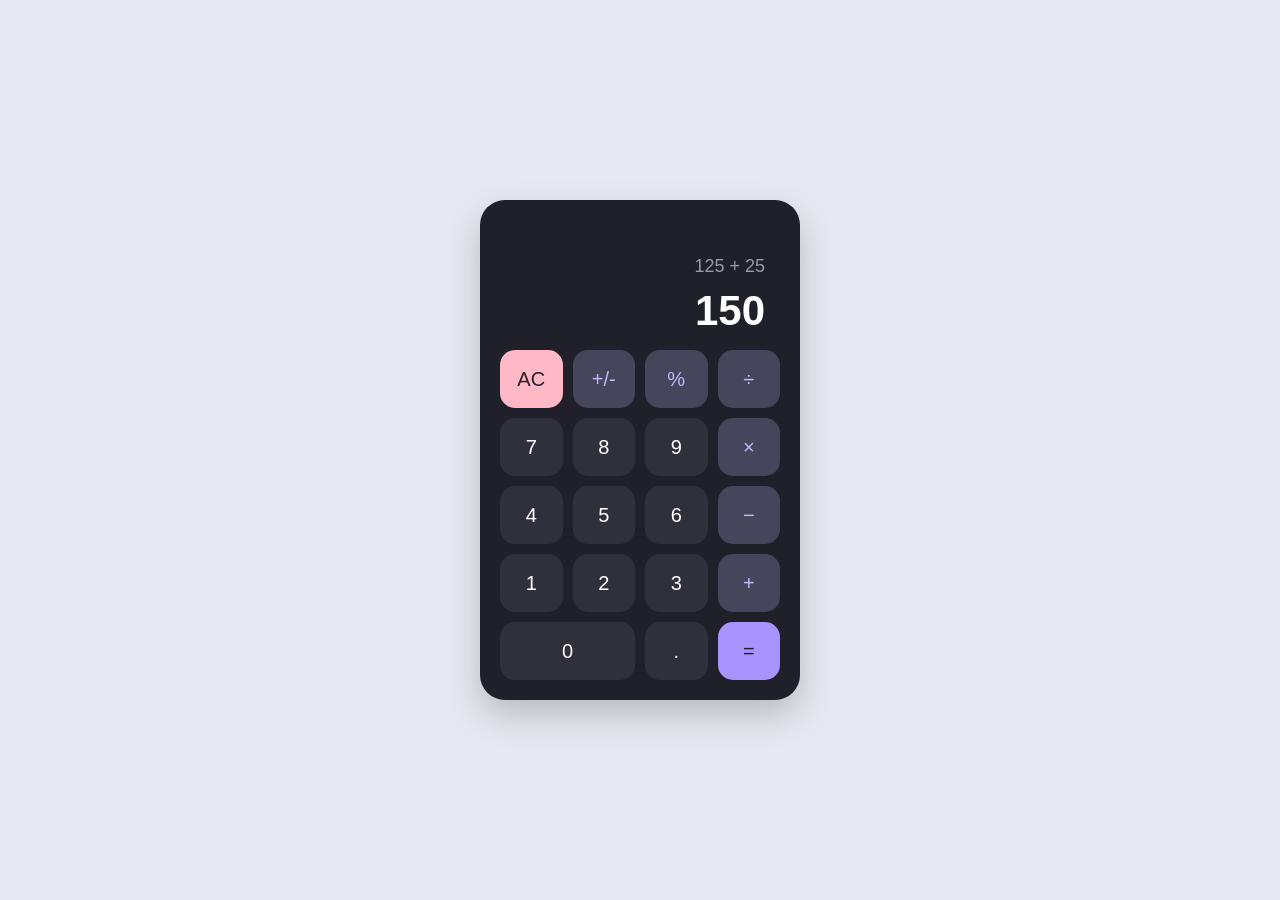
<file: HTML & CSS/CSS/02.calculator/index.html>
<!DOCTYPE html>
<html lang="en">
<head>
    <meta charset="UTF-8">
    <meta name="viewport" content="width=device-width, initial-scale=1.0">
    <title>Calculator</title>
    <link rel="stylesheet" href="style.css">
</head>
<body>

    <div class="calculator">

        <div class="display">
            <div class="previous">125 + 25</div>
            <div class="current">150</div>
        </div>

        <div class="buttons">
            <button class="clear">AC</button>
            <button class="operator">+/-</button>
            <button class="operator">%</button>
            <button class="operator">÷</button>

            <button>7</button>
            <button>8</button>
            <button>9</button>
            <button class="operator">×</button>

            <button>4</button>
            <button>5</button>
            <button>6</button>
            <button class="operator">−</button>

            <button>1</button>
            <button>2</button>
            <button>3</button>
            <button class="operator">+</button>

            <button class="zero">0</button>
            <button>.</button>
            <button class="equal">=</button>
        </div>

    </div>

</body>
</html>
</file>
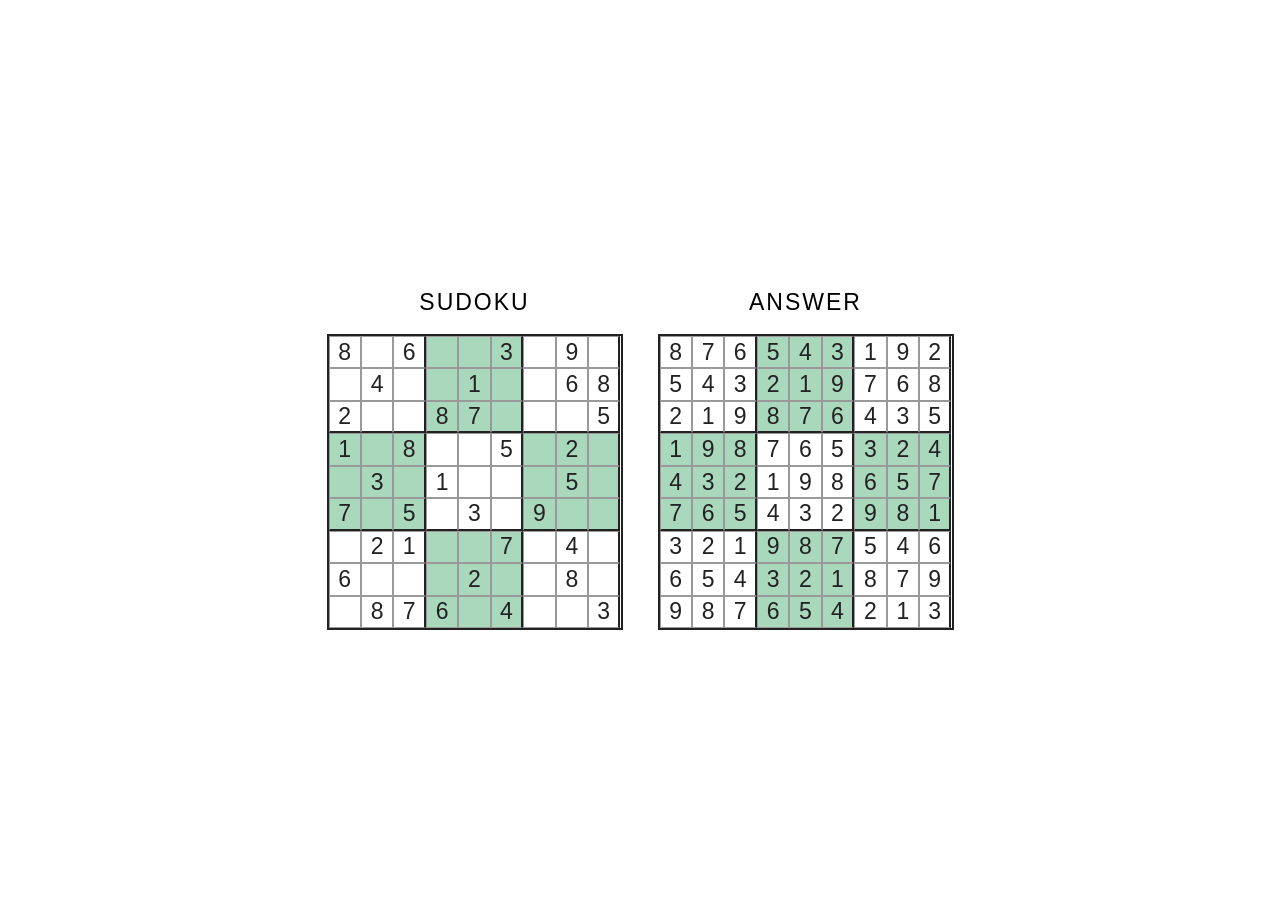
<file: HTML & CSS/CSS/03.sudoku/index.html>
<!DOCTYPE html>
<html lang="en">
<head>
    <meta charset="UTF-8">
    <meta name="viewport" content="width=device-width, initial-scale=1.0">
    <title>Sudoku</title>
    <link rel="stylesheet" href="style.css">
</head>
<body>

    <div class="container">

        <div class="sudoku-section">
            <h2>SUDOKU</h2>

            <div class="board sudoku">
                <span>8</span><span></span><span>6</span><span></span><span></span><span>3</span><span></span><span>9</span><span></span>
                <span></span><span>4</span><span></span><span></span><span>1</span><span></span><span></span><span>6</span><span>8</span>
                <span>2</span><span></span><span></span><span>8</span><span>7</span><span></span><span></span><span></span><span>5</span>

                <span>1</span><span></span><span>8</span><span></span><span></span><span>5</span><span></span><span>2</span><span></span>
                <span></span><span>3</span><span></span><span>1</span><span></span><span></span><span></span><span>5</span><span></span>
                <span>7</span><span></span><span>5</span><span></span><span>3</span><span></span><span>9</span><span></span><span></span>

                <span></span><span>2</span><span>1</span><span></span><span></span><span>7</span><span></span><span>4</span><span></span>
                <span>6</span><span></span><span></span><span></span><span>2</span><span></span><span></span><span>8</span><span></span>
                <span></span><span>8</span><span>7</span><span>6</span><span></span><span>4</span><span></span><span></span><span>3</span>
            </div>
        </div>

        <div class="sudoku-section">
            <h2>ANSWER</h2>

            <div class="board answer">
                <span>8</span><span>7</span><span>6</span><span>5</span><span>4</span><span>3</span><span>1</span><span>9</span><span>2</span>
                <span>5</span><span>4</span><span>3</span><span>2</span><span>1</span><span>9</span><span>7</span><span>6</span><span>8</span>
                <span>2</span><span>1</span><span>9</span><span>8</span><span>7</span><span>6</span><span>4</span><span>3</span><span>5</span>

                <span>1</span><span>9</span><span>8</span><span>7</span><span>6</span><span>5</span><span>3</span><span>2</span><span>4</span>
                <span>4</span><span>3</span><span>2</span><span>1</span><span>9</span><span>8</span><span>6</span><span>5</span><span>7</span>
                <span>7</span><span>6</span><span>5</span><span>4</span><span>3</span><span>2</span><span>9</span><span>8</span><span>1</span>

                <span>3</span><span>2</span><span>1</span><span>9</span><span>8</span><span>7</span><span>5</span><span>4</span><span>6</span>
                <span>6</span><span>5</span><span>4</span><span>3</span><span>2</span><span>1</span><span>8</span><span>7</span><span>9</span>
                <span>9</span><span>8</span><span>7</span><span>6</span><span>5</span><span>4</span><span>2</span><span>1</span><span>3</span>
            </div>
        </div>

    </div>

</body>
</html>
</file>
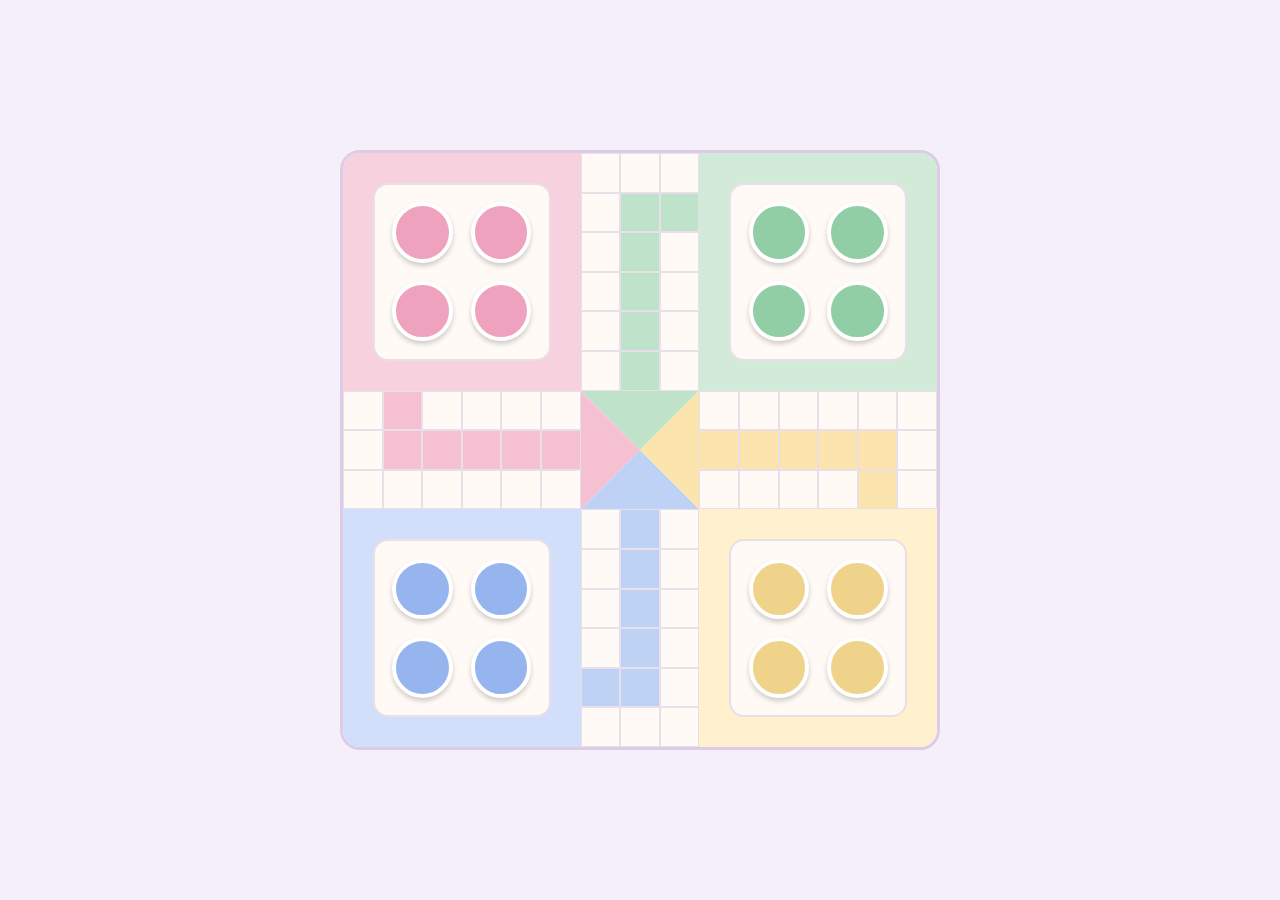
<file: HTML & CSS/CSS/04.ludo/index.html>
<!DOCTYPE html>
<html lang="en">
<head>
    <meta charset="UTF-8">
    <meta name="viewport" content="width=device-width, initial-scale=1.0">
    <title>Document</title>
    <style>
        * {
            margin: 0;
            padding: 0;
            box-sizing: border-box;
        }

        body {
            min-height: 100vh;
            display: flex;
            justify-content: center;
            align-items: center;
            background: #F5EFFA;
        }

        .board {
            width: 600px;
            height: 600px;
            background: #FFFCF7;
            border: 3px solid #DCCCE8;
            border-radius: 20px;
            overflow: hidden;
        }

        .first {
            width: 100%;
            height: 40%;
            display: flex;
        }

        .red {
            width: 40%;
            height: 100%;
            background: #F8D1DE;
            display: flex;
            justify-content: center;
            align-items: center;
        }

        .token-container {
            width: 75%;
            height: 75%;
            background: #fffaf5;
            border: 2px solid #e8dfe9;
            border-radius: 15px;
            display: flex;
            flex-wrap: wrap;
            justify-content: space-evenly;
            align-content: space-evenly;
        }

        .token {
            width: 35%;
            height: 35%;
            border-radius: 50%;
            border: 4px solid white;
            box-shadow: 0 3px 5px #00000030;
        }

        .pink-token {
            background: #EFA2BD;
        }

        .blue-token{
            background: #96B5EE;
        }

        .green-token{
            background: #91CDA5;
        }

        .yellow-token{
            background: #F0D38A;
        }

        .space {
            width: 20%;
            height: 100%;
            display: flex;
            background: #fffaf5;
        }

        .column {
            width: 33.333%;
            height: 100%;
            display: flex;
            flex-direction: column;
        }

        .square {
            width: 100%;
            height: 16.6667%;
            border: 1px solid #e8dfe9;
            background: #fffaf5;
        }



        .green {
            width: 40%;
            height: 100%;
            background: #D2EAD8;
            display: flex;
            justify-content: center;
            align-items: center;
        }

        .second {
            width: 100%;
            height: 20%;
            display: flex;
        }
        .left-space {
            width: 40%;
            height: 100%;
            display: flex;
        }

        .left-space .row {
            width: 33.333%;
            height: 100%;
            display: flex;
            flex-direction: column;
        }

        .left-space  .square {
            width: 100%;
            height: 100%;
            border: 1px solid #e8dfe9;
            background: #fffaf5;
        }

        .left-space .square.PINK {
            background: #F5C0D2;
        }
        .center {
            width: 20%;
            height: 100%;
            position: relative  ;

        }

        .triangle {
            width: 100%;
            height: 100%;
            position: absolute ;
        }

        .Pink {
            background: #F5C0D2;
            clip-path: polygon(0 0, 0 100%, 50% 50%);
        }

        .Green {
            background: #BFE2CA;
            clip-path: polygon(0 0, 100% 0, 50% 50%);
        }

        .Blue {
            background: #BED2F5;
            clip-path: polygon(0 100%, 100% 100%, 50% 50%);
        }

        .Yellow {
            background: #FBE5AD;
            clip-path: polygon(100% 0, 100% 100%, 50% 50%);
        }

        .right-space {
            width: 40%;
            height: 100%;
            display: flex;
        }

        .right-space .row {
            width: 33.333%;
            height: 100%;
            display: flex;
            flex-direction: column;
        }

        .right-space .square {
            width: 100%;
            height: 100%;
            border: 1px solid #e8dfe9;
            background: #fffaf5;
        }

        .right-space .square.YELLOW {
            background: #FBE5AD;
        }

        .third {
            width: 100%;
            height: 40%;
            display: flex;
        }

        .blue {
            width: 40%;
            height: 100%;
            background: #D2DFFA;
            display: flex;
            justify-content: center;
            align-items: center;
        }

        .yellow{
            width: 40%;
            height: 100%;
            background: #FFF0CE;
            display: flex;
            justify-content: center;
            align-items: center;
        }

        .PINK{
            background: #F5C0D2;
        }

        .GREEN{
            background: #BFE2CA;
        }

        .BLUE{
            background: #BED2F5;
        }

        .YELLOW{
            background: #FBE5AD; 
        }
    </style>
</head>
<body>
    <div class="board">

    <div class="first">
        <div class="red">
            <div class="token-container">
                <div class="token pink-token"></div>
                <div class="token pink-token"></div>
                <div class="token pink-token"></div>
                <div class="token pink-token"></div>
            </div>
        </div>
        <div class="space">
            <div class="column"> 
                <div class="square"></div> 
                <div class="square"></div> 
                <div class="square"></div> 
                <div class="square"></div> 
                <div class="square"></div> 
                <div class="square"></div> 
            </div>
             <div class="column"> 
                <div class="square"></div> 
                <div class="square GREEN"></div> 
                <div class="square GREEN"></div> 
                <div class="square GREEN"></div> 
                <div class="square GREEN"></div> 
                <div class="square GREEN"></div> 
            </div>
             <div class="column"> 
                <div class="square"></div> 
                <div class="square GREEN"></div> 
                <div class="square"></div> 
                <div class="square"></div> 
                <div class="square"></div> 
                <div class="square"></div> 
            </div>
        </div>
        <div class="green">
            <div class="token-container">
                <div class="token green-token"></div>
                <div class="token green-token"></div>
                <div class="token green-token"></div>
                <div class="token green-token"></div>
            </div>
        </div>
    </div>

    <div class="second">

        <div class="left-space">
            <div class="row">
                <div class="square"></div>
                <div class="square"></div>
                <div class="square"></div>
            </div>

            <div class="row">
                <div class="square PINK"></div>
                <div class="square PINK"></div>
                <div class="square"></div>
            </div>

            <div class="row">
                <div class="square"></div>
                <div class="square PINK"></div>
                <div class="square"></div>
            </div>

            <div class="row">
                <div class="square"></div>
                <div class="square PINK"></div>
                <div class="square"></div>
            </div>

            <div class="row">
                <div class="square"></div>
                <div class="square PINK"></div>
                <div class="square"></div>
            </div>

            <div class="row">
                <div class="square"></div>
                <div class="square PINK"></div>
                <div class="square"></div>
            </div>
        </div>

        <div class="center">
            <div class="triangle Pink"></div>
            <div class="triangle Green"></div>
            <div class="triangle Blue"></div>
            <div class="triangle Yellow"></div>
        </div>

        <div class="right-space">
                <div class="row">
                <div class="square"></div>
                <div class="square YELLOW"></div>
                <div class="square"></div>
            </div>

            <div class="row">
                <div class="square"></div>
                <div class="square YELLOW"></div>
                <div class="square"></div>
            </div>

            <div class="row">
                <div class="square"></div>
                <div class="square YELLOW"></div>
                <div class="square"></div>
            </div>

            <div class="row">
                <div class="square"></div>
                <div class="square YELLOW"></div>
                <div class="square"></div>
            </div>

            <div class="row">
                <div class="square"></div>
                <div class="square YELLOW"></div>
                <div class="square YELLOW"></div>
            </div>

            <div class="row">
                <div class="square"></div>
                <div class="square "></div>
                <div class="square"></div>
            </div>
        </div>

    </div>


    <div class="third">
        <div class="blue">
            <div class="token-container">
                <div class="token blue-token"></div>
                <div class="token blue-token"></div>
                <div class="token blue-token"></div>
                <div class="token blue-token"></div>
            </div>  
        </div>
        <div class="space">
             <div class="column"> 
                <div class="square"></div> 
                <div class="square"></div> 
                <div class="square"></div> 
                <div class="square"></div> 
                <div class="square BLUE"></div> 
                <div class="square"></div> 
            </div>
             <div class="column"> 
                <div class="square BLUE"></div> 
                <div class="square BLUE"></div> 
                <div class="square BLUE"></div> 
                <div class="square BLUE"></div> 
                <div class="square BLUE"></div> 
                <div class="square"></div> 
            </div>
             <div class="column"> 
                <div class="square"></div> 
                <div class="square"></div> 
                <div class="square"></div> 
                <div class="square"></div> 
                <div class="square"></div> 
                <div class="square"></div> 
            </div>
        </div>
        <div class="yellow">
            <div class="token-container">
                <div class="token yellow-token"></div>
                <div class="token yellow-token"></div>
                <div class="token yellow-token"></div>
                <div class="token yellow-token"></div>
            </div>  
        </div>
    </div>

</div>
</body>
</html>
</file>
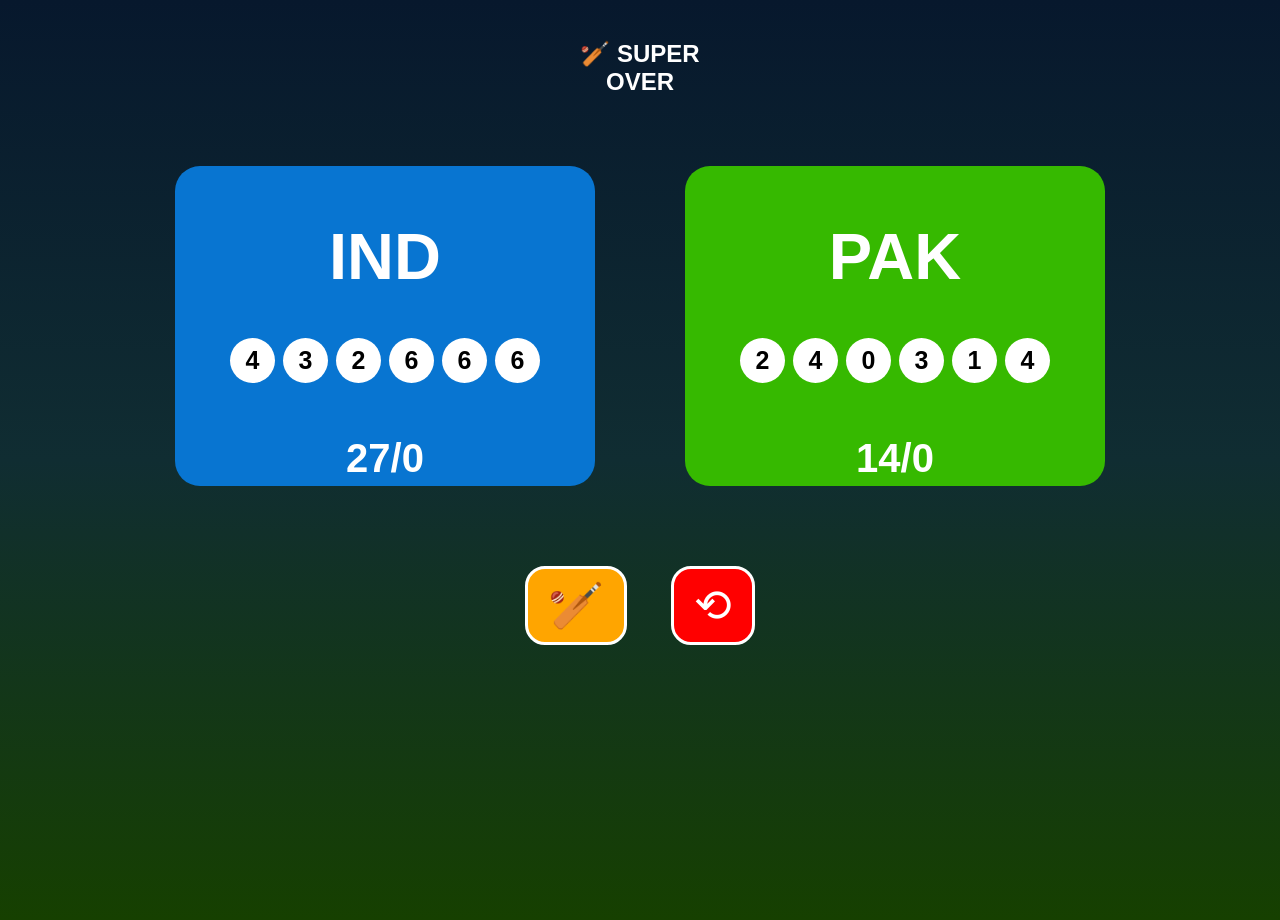
<file: HTML & CSS/CSS/05.superover/index.html>
<!DOCTYPE html>
<html>
<head>
    <title>Super Over</title>
    <link rel="stylesheet" href="style.css">
</head>
<body>

    <h2>🏏 SUPER<br> OVER</h2>

    <div class="main">
        <div class="box ind">
            <h1>IND</h1>
            <div class="num">
                <span>4</span><span>3</span><span>2</span><span>6</span><span>6</span><span>6</span>
            </div>
            <h2>27/0</h2>
        </div>

        <div class="box pak">
            <h1>PAK</h1>
            <div class="num">
                <span>2</span><span>4</span><span>0</span><span>3</span><span>1</span><span>4</span>
            </div>
            <h2>14/0</h2>
        </div>
    </div>

    <div class="btn">
        <button>🏏</button>
        <button>⟲</button>
    </div>

</body>
</html>
</file>
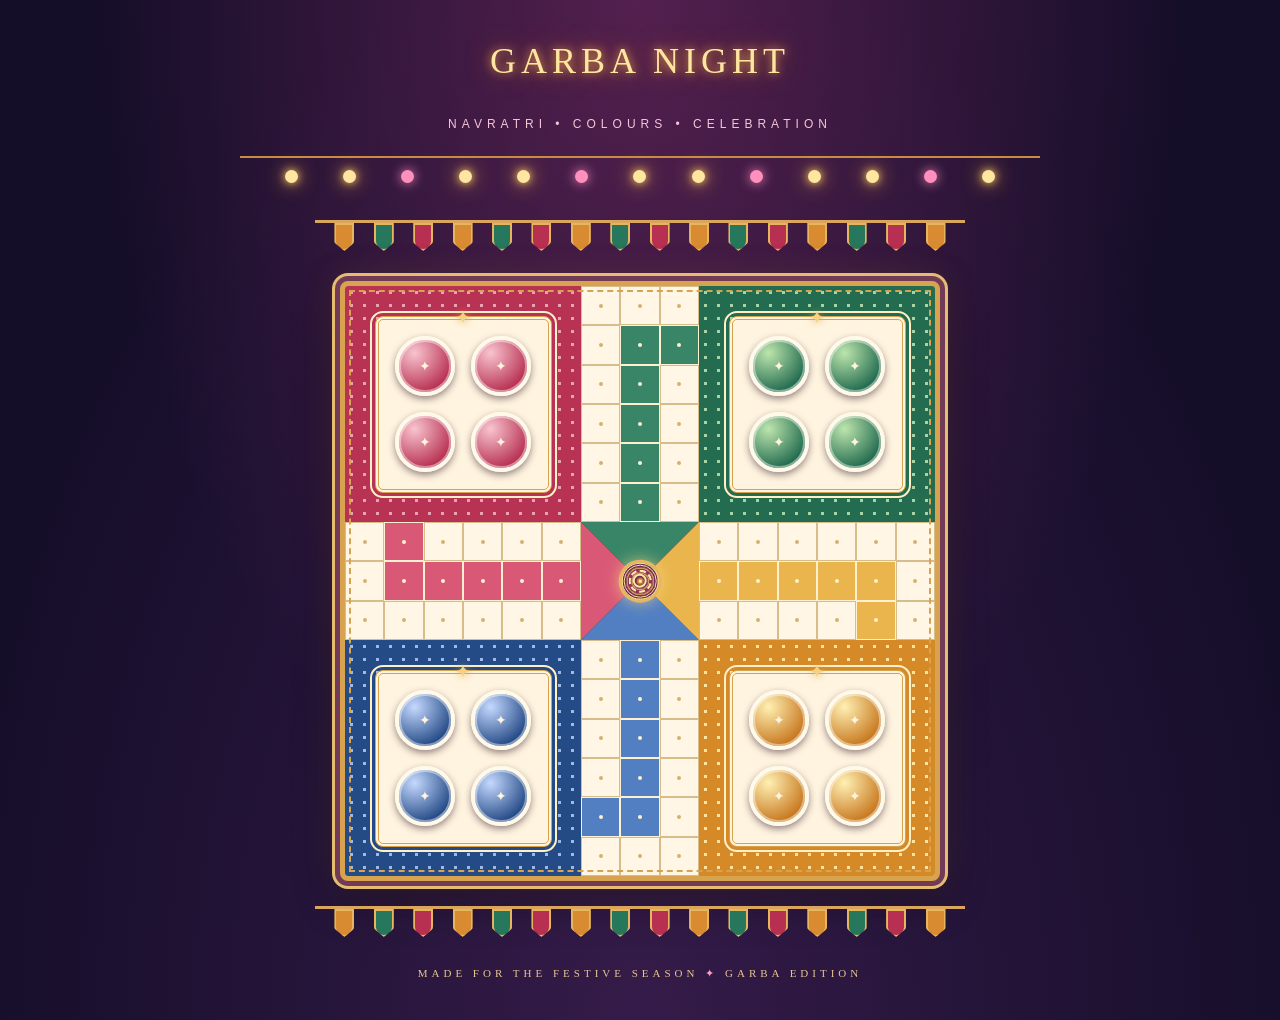
<file: HTML & CSS/CSS/04.ludo/(navarati) index.html>
<!DOCTYPE html>
<html lang="en">
<head>
    <meta charset="UTF-8">
    <meta name="viewport" content="width=device-width, initial-scale=1.0">
    <title>Garba Night Ludo</title>

    <style>
        * {
            margin: 0;
            padding: 0;
            box-sizing: border-box;
        }

        body {
            min-height: 100vh;
            padding: 40px 15px;
            display: flex;
            flex-direction: column;
            justify-content: center;
            align-items: center;
            gap: 25px;
            overflow-x: hidden;
            background:
                radial-gradient(ellipse at top, #54204f 0%, transparent 60%),
                radial-gradient(ellipse at bottom, #351b49 0%, #150e29 75%);
            font-family: Georgia, serif;
        }

        .lights {
            width: 100%;
            max-width: 800px;
            display: flex;
            justify-content: space-evenly;
            position: relative;
            padding: 12px 0;
            border-top: 2px solid #c98a43;
        }

        .light {
            width: 13px;
            height: 13px;
            border-radius: 50%;
            background: #ffe6a0;
            box-shadow:
                0 0 8px #ffd166,
                0 0 20px #ffb347;
            animation: glow 1.5s infinite alternate;
        }

        .light:nth-child(2n) {
            animation-delay: 0.5s;
        }

        .light:nth-child(3n) {
            background: #ff8fbd;
            box-shadow: 0 0 12px #ff8fbd;
            animation-delay: 0.8s;
        }

        @keyframes glow {
            from {
                opacity: 0.55;
                transform: scale(0.85);
            }

            to {
                opacity: 1;
                transform: scale(1.15);
            }
        }


        .heading {
            color: #ffe6a0;
            text-align: center;
            font-size: 36px;
            letter-spacing: 5px;
            text-transform: uppercase;
            text-shadow:
                0 0 10px #e9a44b,
                0 0 25px #b65b28;
        }

        .subtitle {
            color: #f5c5d8;
            text-align: center;
            font-family: Arial, sans-serif;
            font-size: 12px;
            letter-spacing: 5px;
            margin-top: 10px;
        }


        .toran {
            width: 100%;
            max-width: 650px;
            height: 36px;
            display: flex;
            justify-content: space-evenly;
            align-items: flex-start;
            border-top: 3px solid #dba65b;
            position: relative;
        }

        .toran span {
            width: 20px;
            height: 28px;
            background: #27775d;
            border: 2px solid #e5b65e;
            border-radius: 0 0 12px 12px;
            clip-path: polygon(0 0, 100% 0, 100% 70%, 50% 100%, 0 70%);
        }

        .toran span:nth-child(3n) {
            background: #b72f51;
        }

        .toran span:nth-child(3n + 1) {
            background: #d98b32;
        }


        .board {
            width: min(600px, 94vw);
            aspect-ratio: 1 / 1;
            background: #fff4d9;
            border: 5px solid #d7a34e;
            border-radius: 8px;
            overflow: hidden;
            position: relative;
            box-shadow:
                0 0 0 5px #713b57,
                0 0 0 8px #e6bd70,
                0 15px 45px #00000070,
                0 0 35px #d18b4d40;
        }

        .board::before {
            content: "";
            position: absolute;
            inset: 4px;
            border: 2px dashed #d7a34e;
            pointer-events: none;
            z-index: 10;
        }

        .first,
        .second,
        .third {
            width: 100%;
            display: flex;
            position: relative;
        }

        .first {
            height: 40%;
        }

        .second {
            height: 20%;
        }

        .third {
            height: 40%;
        }


        .red,
        .green,
        .blue,
        .yellow {
            width: 40%;
            height: 100%;
            display: flex;
            justify-content: center;
            align-items: center;
            position: relative;
        }

        .red {
            background-color: #b83253;
            background-image:
                radial-gradient(circle, #e7a3b3 1.5px, transparent 2px);
            background-size: 13px 13px;
        }

        .green {
            background-color: #236c50;
            background-image:
                radial-gradient(circle, #a7d4a4 1.5px, transparent 2px);
            background-size: 13px 13px;
        }

        .blue {
            background-color: #254b87;
            background-image:
                radial-gradient(circle, #9db9e9 1.5px, transparent 2px);
            background-size: 13px 13px;
        }

        .yellow {
            background-color: #d58a27;
            background-image:
                radial-gradient(circle, #ffe3a0 1.5px, transparent 2px);
            background-size: 13px 13px;
        }


        .token-container {
            width: 75%;
            height: 75%;
            background: #fff4df;
            border: 4px double #d5a34d;
            outline: 2px solid #fff0c8;
            outline-offset: 3px;
            border-radius: 8px;
            display: flex;
            flex-wrap: wrap;
            justify-content: space-evenly;
            align-content: space-evenly;
            position: relative;
            z-index: 1;
        }

        .token-container::before {
            content: "✦";
            position: absolute;
            top: -14px;
            left: 50%;
            transform: translateX(-50%);
            color: #f5d180;
            font-size: 19px;
            text-shadow: 0 0 8px #dba34a;
        }

        .token {
            width: 35%;
            height: 35%;
            border-radius: 50%;
            border: 4px solid #fff9e9;
            box-shadow:
                inset 0 0 0 2px #ffffff70,
                0 3px 7px #30162c80;
            position: relative;
        }

        .token::after {
            content: "✦";
            position: absolute;
            top: 50%;
            left: 50%;
            transform: translate(-50%, -50%);
            font-size: 14px;
            color: #fff4dc;
        }

        .pink-token {
            background: radial-gradient(circle at 30% 25%, #f8c4cf, #b83253 75%);
        }

        .green-token {
            background: radial-gradient(circle at 30% 25%, #bde5ad, #236c50 75%);
        }

        .blue-token {
            background: radial-gradient(circle at 30% 25%, #c5d9ff, #254b87 75%);
        }

        .yellow-token {
            background: radial-gradient(circle at 30% 25%, #fff0b3, #c87920 75%);
        }

        /* TRACKS */

        .space {
            width: 20%;
            height: 100%;
            display: flex;
            background: #fff6e5;
        }

        .column {
            width: 33.333%;
            height: 100%;
            display: flex;
            flex-direction: column;
        }

        .square {
            width: 100%;
            height: 16.6667%;
            flex: 1;
            border: 1px solid #d8bd8c;
            background: #fff6e5;
            position: relative;
        }

        .square::after {
            content: "";
            position: absolute;
            width: 4px;
            height: 4px;
            border-radius: 50%;
            background: #d5b16e;
            top: 50%;
            left: 50%;
            transform: translate(-50%, -50%);
        }

        .square.GREEN,
        .square.PINK,
        .square.BLUE,
        .square.YELLOW {
            border: 1px solid #fff0cf;
        }

        .square.GREEN {
            background: #398568;
        }

        .square.PINK {
            background: #d95876;
        }

        .square.BLUE {
            background: #527fc2;
        }

        .square.YELLOW {
            background: #e9b54c;
        }

        .square.GREEN::after,
        .square.PINK::after,
        .square.BLUE::after,
        .square.YELLOW::after {
            background: #fff0cf;
        }


        .left-space,
        .right-space {
            width: 40%;
            height: 100%;
            display: flex;
        }

        .left-space .row,
        .right-space .row {
            width: 16.6667%;
            height: 100%;
            display: flex;
            flex-direction: column;
        }

        .left-space .square,
        .right-space .square {
            width: 100%;
            height: 33.3333%;
            flex: 1;
        }

        .center {
            width: 20%;
            height: 100%;
            position: relative;
            overflow: hidden;
            background: #542344;
        }

        .triangle {
            width: 100%;
            height: 100%;
            position: absolute;
            inset: 0;
        }

        .Pink {
            background: #d95876;
            clip-path: polygon(0 0, 0 100%, 50% 50%);
        }

        .Green {
            background: #398568;
            clip-path: polygon(0 0, 100% 0, 50% 50%);
        }

        .Blue {
            background: #527fc2;
            clip-path: polygon(0 100%, 100% 100%, 50% 50%);
        }

        .Yellow {
            background: #e9b54c;
            clip-path: polygon(100% 0, 100% 100%, 50% 50%);
        }


        .mandala {
            width: 31%;
            aspect-ratio: 1;
            position: absolute;
            left: 50%;
            top: 50%;
            transform: translate(-50%, -50%);
            z-index: 3;
            border: 3px double #ffdf91;
            border-radius: 50%;
            background:
                radial-gradient(circle, #ffedb7 0 8%, #c87b35 9% 16%, #702c54 17% 35%, #f3c76c 36% 39%, #8f3657 40% 58%, #e7b85f 59% 63%, #6d2d57 64%);
            box-shadow:
                0 0 0 3px #e6b75f,
                0 0 18px #ffda8a;
            animation: mandalaGlow 3s ease-in-out infinite alternate;
        }

        .mandala::before,
        .mandala::after {
            content: "";
            position: absolute;
            inset: 12%;
            border: 2px dashed #ffe9a9;
            border-radius: 50%;
        }

        .mandala::after {
            inset: 27%;
            border-style: solid;
            border-color: #ffe9a9;
            transform: rotate(45deg);
        }

        @keyframes mandalaGlow {
            from {
                box-shadow: 0 0 0 3px #e6b75f, 0 0 10px #ffda8a;
            }

            to {
                box-shadow: 0 0 0 4px #ffe2a0, 0 0 24px #ffbd68;
            }
        }


        .footer {
            color: #e9c68d;
            text-align: center;
            font-size: 11px;
            letter-spacing: 4px;
            text-transform: uppercase;
        }

        .footer span {
            color: #ff9ebc;
        }


        @media (max-width: 500px) {
            body {
                padding: 25px 10px;
                gap: 18px;
            }

            .heading {
                font-size: 25px;
                letter-spacing: 3px;
            }

            .subtitle {
                font-size: 9px;
                letter-spacing: 3px;
            }

            .board {
                border-width: 3px;
            }

            .token {
                border-width: 2px;
            }

            .token::after {
                font-size: 9px;
            }

            .footer {
                font-size: 9px;
                letter-spacing: 2px;
            }

            .toran span {
                width: 14px;
                height: 22px;
            }
        }
    </style>
</head>

<body>

    <div class="heading">Garba Night</div>
    <div class="subtitle">NAVRATRI • COLOURS • CELEBRATION</div>

    <div class="lights">
        <span class="light"></span>
        <span class="light"></span>
        <span class="light"></span>
        <span class="light"></span>
        <span class="light"></span>
        <span class="light"></span>
        <span class="light"></span>
        <span class="light"></span>
        <span class="light"></span>
        <span class="light"></span>
        <span class="light"></span>
        <span class="light"></span>
        <span class="light"></span>
    </div>

    <div class="toran">
        <span></span>
        <span></span>
        <span></span>
        <span></span>
        <span></span>
        <span></span>
        <span></span>
        <span></span>
        <span></span>
        <span></span>
        <span></span>
        <span></span>
        <span></span>
        <span></span>
        <span></span>
        <span></span>
    </div>

    <div class="board">

        <!-- TOP ROW -->

        <div class="first">

            <div class="red">
                <div class="token-container">
                    <div class="token pink-token"></div>
                    <div class="token pink-token"></div>
                    <div class="token pink-token"></div>
                    <div class="token pink-token"></div>
                </div>
            </div>

            <div class="space">
                <div class="column">
                    <div class="square"></div>
                    <div class="square"></div>
                    <div class="square"></div>
                    <div class="square"></div>
                    <div class="square"></div>
                    <div class="square"></div>
                </div>

                <div class="column">
                    <div class="square"></div>
                    <div class="square GREEN"></div>
                    <div class="square GREEN"></div>
                    <div class="square GREEN"></div>
                    <div class="square GREEN"></div>
                    <div class="square GREEN"></div>
                </div>

                <div class="column">
                    <div class="square"></div>
                    <div class="square GREEN"></div>
                    <div class="square"></div>
                    <div class="square"></div>
                    <div class="square"></div>
                    <div class="square"></div>
                </div>
            </div>

            <div class="green">
                <div class="token-container">
                    <div class="token green-token"></div>
                    <div class="token green-token"></div>
                    <div class="token green-token"></div>
                    <div class="token green-token"></div>
                </div>
            </div>

        </div>

        <!-- MIDDLE ROW -->

        <div class="second">

            <div class="left-space">

                <div class="row">
                    <div class="square"></div>
                    <div class="square"></div>
                    <div class="square"></div>
                </div>

                <div class="row">
                    <div class="square PINK"></div>
                    <div class="square PINK"></div>
                    <div class="square"></div>
                </div>

                <div class="row">
                    <div class="square"></div>
                    <div class="square PINK"></div>
                    <div class="square"></div>
                </div>

                <div class="row">
                    <div class="square"></div>
                    <div class="square PINK"></div>
                    <div class="square"></div>
                </div>

                <div class="row">
                    <div class="square"></div>
                    <div class="square PINK"></div>
                    <div class="square"></div>
                </div>

                <div class="row">
                    <div class="square"></div>
                    <div class="square PINK"></div>
                    <div class="square"></div>
                </div>

            </div>

            <div class="center">
                <div class="triangle Pink"></div>
                <div class="triangle Green"></div>
                <div class="triangle Blue"></div>
                <div class="triangle Yellow"></div>
                <div class="mandala"></div>
            </div>

            <div class="right-space">

                <div class="row">
                    <div class="square"></div>
                    <div class="square YELLOW"></div>
                    <div class="square"></div>
                </div>

                <div class="row">
                    <div class="square"></div>
                    <div class="square YELLOW"></div>
                    <div class="square"></div>
                </div>

                <div class="row">
                    <div class="square"></div>
                    <div class="square YELLOW"></div>
                    <div class="square"></div>
                </div>

                <div class="row">
                    <div class="square"></div>
                    <div class="square YELLOW"></div>
                    <div class="square"></div>
                </div>

                <div class="row">
                    <div class="square"></div>
                    <div class="square YELLOW"></div>
                    <div class="square YELLOW"></div>
                </div>

                <div class="row">
                    <div class="square"></div>
                    <div class="square"></div>
                    <div class="square"></div>
                </div>

            </div>

        </div>



        <div class="third">

            <div class="blue">
                <div class="token-container">
                    <div class="token blue-token"></div>
                    <div class="token blue-token"></div>
                    <div class="token blue-token"></div>
                    <div class="token blue-token"></div>
                </div>
            </div>

            <div class="space">

                <div class="column">
                    <div class="square"></div>
                    <div class="square"></div>
                    <div class="square"></div>
                    <div class="square"></div>
                    <div class="square BLUE"></div>
                    <div class="square"></div>
                </div>

                <div class="column">
                    <div class="square BLUE"></div>
                    <div class="square BLUE"></div>
                    <div class="square BLUE"></div>
                    <div class="square BLUE"></div>
                    <div class="square BLUE"></div>
                    <div class="square"></div>
                </div>

                <div class="column">
                    <div class="square"></div>
                    <div class="square"></div>
                    <div class="square"></div>
                    <div class="square"></div>
                    <div class="square"></div>
                    <div class="square"></div>
                </div>

            </div>

            <div class="yellow">
                <div class="token-container">
                    <div class="token yellow-token"></div>
                    <div class="token yellow-token"></div>
                    <div class="token yellow-token"></div>
                    <div class="token yellow-token"></div>
                </div>
            </div>

        </div>

    </div>

    <div class="toran">
        <span></span><span></span><span></span><span></span>
        <span></span><span></span><span></span><span></span>
        <span></span><span></span><span></span><span></span>
        <span></span><span></span><span></span><span></span>
    </div>

    <div class="footer">
        Made for the festive season <span>✦</span> Garba Edition
    </div>

</body>
</html>
</file>
<file: HTML & CSS/CSS/02.calculator/style.css>
* {
    box-sizing: border-box;
}

body {
    margin: 0;
    min-height: 100vh;
    display: flex;
    justify-content: center;
    align-items: center;
    background: #e8e8f0;
    font-family: Arial, Helvetica, sans-serif;
}

.calculator {
    width: 320px;
    padding: 20px;
    background: #20202b;
    border-radius: 25px;
    box-shadow: 0 15px 35px rgba(0, 0, 0, 0.2);
}

.display {
    height: 130px;
    padding: 15px;
    display: flex;
    flex-direction: column;
    justify-content: flex-end;
    align-items: flex-end;
    color: white;
    overflow: hidden;
}

.previous {
    color: #9999aa;
    font-size: 18px;
    margin-bottom: 10px;
}

.current {
    font-size: 42px;
    font-weight: bold;
}

.buttons {
    display: grid;
    grid-template-columns: repeat(4, 1fr);
    gap: 10px;
}

button {
    height: 58px;
    border: none;
    border-radius: 15px;
    background: #30303d;
    color: white;
    font-size: 20px;
    cursor: pointer;
}

button:hover {
    background: #454555;
}

.operator {
    background: #45455b;
    color: #c5b6ff;
}

.clear {
    background: #ffb8c6;
    color: #29202a;
}

.equal {
    background: #a994ff;
    color: #20202b;
}

.zero {
    grid-column: span 2;
}

@media (max-width: 400px) {
    .calculator {
        width: 90%;
    }

    button {
        height: 55px;
    }
}
</file>
<file: HTML & CSS/CSS/03.sudoku/style.css>
* {
    box-sizing: border-box;
}

body {
    margin: 0;
    min-height: 100vh;
    display: flex;
    justify-content: center;
    align-items: center;
    font-family: Arial, Helvetica, sans-serif;
    background: white;
}

.container {
    display: flex;
    justify-content: center;
    align-items: center;
    gap: 35px;
    padding: 30px;
}

.sudoku-section {
    display: flex;
    flex-direction: column;
    align-items: center;
}

h2 {
    font-size: 23px;
    font-weight: 400;
    letter-spacing: 2px;
    margin-bottom: 18px;
}

.board {
    width: 296px;
    height: 296px;
    display: grid;
    grid-template-columns: repeat(9, 1fr);
    grid-template-rows: repeat(9, 1fr);
    border: 2px solid #222;
}

.board span {
    display: flex;
    justify-content: center;
    align-items: center;
    border: 0.7px solid #999;
    font-size: 23px;
    font-weight: 400;
    color: #222;
}

/* Green highlighted boxes */

.board span:nth-child(4),
.board span:nth-child(5),
.board span:nth-child(6),
.board span:nth-child(13),
.board span:nth-child(14),
.board span:nth-child(15),
.board span:nth-child(22),
.board span:nth-child(23),
.board span:nth-child(24),
.board span:nth-child(28),
.board span:nth-child(29),
.board span:nth-child(30),
.board span:nth-child(34),
.board span:nth-child(35),
.board span:nth-child(36),
.board span:nth-child(37),
.board span:nth-child(38),
.board span:nth-child(39),
.board span:nth-child(43),
.board span:nth-child(44),
.board span:nth-child(45),
.board span:nth-child(46),
.board span:nth-child(47),
.board span:nth-child(48),
.board span:nth-child(52),
.board span:nth-child(53),
.board span:nth-child(54),
.board span:nth-child(58),
.board span:nth-child(59),
.board span:nth-child(60),
.board span:nth-child(67),
.board span:nth-child(68),
.board span:nth-child(69),
.board span:nth-child(76),
.board span:nth-child(77),
.board span:nth-child(78) {
    background-color: #a9d8bd;
}

/* Thick vertical lines */

.board span:nth-child(3n) {
    border-right: 2px solid #222;
}

/* Thick horizontal lines */

.board span:nth-child(n+19):nth-child(-n+27),
.board span:nth-child(n+46):nth-child(-n+54) {
    border-bottom: 2px solid #222;
}

/* Responsive design */

@media (max-width: 700px) {
    .container {
        flex-direction: column;
        gap: 35px;
    }

    .board {
        width: min(296px, 85vw);
        height: min(296px, 85vw);
    }

    .board span {
        font-size: clamp(15px, 5vw, 23px);
    }
}
</file>
<file: HTML & CSS/CSS/05.superover/style.css>
body {
    margin: 0;
    text-align: center;
    font-family: Arial;
    color: white;
    background: linear-gradient(#07182d, #102d32, #164000);
    height: 100vh;
}

h2 {
    padding: 20px;
}

.main {
    display: flex;
    justify-content: center;
    gap: 90px;
    margin-top: 50px;
}

.box {
    width: 400px;
    height: 300px;
    border-radius: 25px;
    padding: 10px;
}

.ind {
    background: #0875d1;
}

.pak {
    background: #36b900;
}

.box h1 {
    font-size: 65px;
}

.num {
    display: flex;
    justify-content: center;
    gap: 8px;
}

.num span {
    background: white;
    color: black;
    border-radius: 50%;
    width: 45px;
    height: 45px;
    line-height: 45px;
    font-size: 25px;
    font-weight: bold;
}

.box h2 {
    font-size: 40px;
}

.btn {
    margin-top: 60px;
}

button {
    font-size: 45px;
    padding: 10px 20px;
    border-radius: 20px;
    margin: 20px;
    border: 3px solid white;
    background: orange;
    color: white;
}

button:last-child {
    background: red;
}
</file>
